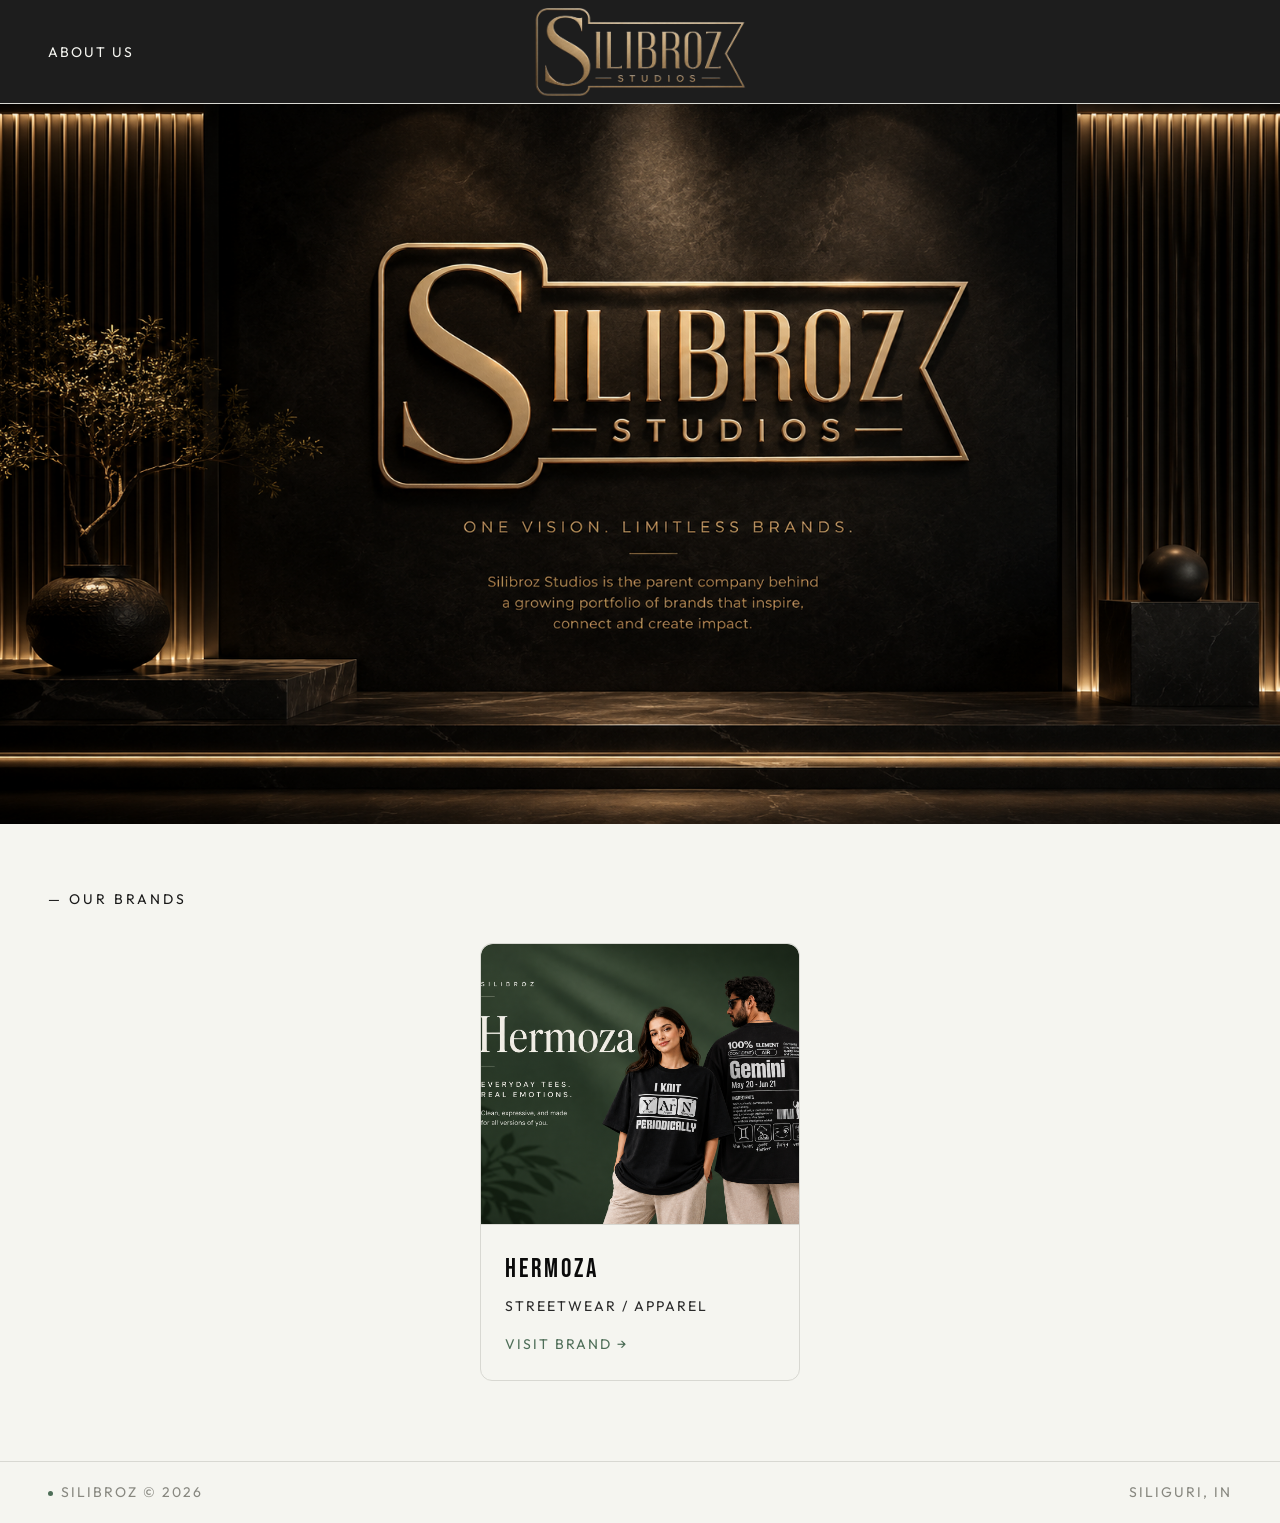
<file: index.html>
<!DOCTYPE html>
<html lang="en">
<head>
  <meta charset="UTF-8" />
  <meta name="viewport" content="width=device-width, initial-scale=1.0" />
  <title>Silibroz — A Collective of Brands</title>
  <link rel="preconnect" href="https://fonts.googleapis.com" />
  <link rel="preconnect" href="https://fonts.gstatic.com" crossorigin />
  <link href="https://fonts.googleapis.com/css2?family=Bebas+Neue&family=Outfit:wght@300;400;500&display=swap" rel="stylesheet" />
  <link rel="stylesheet" href="style.css" />
</head>
<body>

  <nav class="nav">
  <div class="logo"><img src="logo.png" alt="Silibroz" class="logo-img" /></div>
  <a href="about.html" class="nav-btn desktop-only">About Us</a>
  <button class="hamburger" onclick="document.querySelector('.mobile-menu').classList.toggle('open')">☰</button>
  <div class="mobile-menu">
    <a href="about.html">About Us</a>
  </div>
</nav>

  <section class="hero">
   <div class="hero-img-wrap">
      <img src="hero.png" alt="Silibroz" class="hero-img desktop-img" />
      <img src="hero-mobile.png" alt="Silibroz" class="hero-img mobile-img" />
    </div>
    <div class="hero-overlay"></div>
   <div class="hero-content"></div>
  </section>

 <section class="brands-section" id="brands">
    <div class="section-label">— our brands</div>
    <div class="cards-slider">

      <a href="brands/hermoza.html" class="card">
        <div class="card-img">
          <img src="brands/hermoza.png" alt="Hermoza" />
        </div>
        <div class="card-body">
          <div class="card-title">HERMOZA</div>
          <div class="card-sub">Streetwear / Apparel</div>
          <div class="card-link">Visit Brand →</div>
        </div>
      </a>

    </div>
  </section>

  <footer class="footer">
    <div class="footer-text"><span class="dot"></span>SILIBROZ © 2026</div>
    <div class="footer-text">SILIGURI, IN</div>
  </footer>
</body>
</html>
</file>
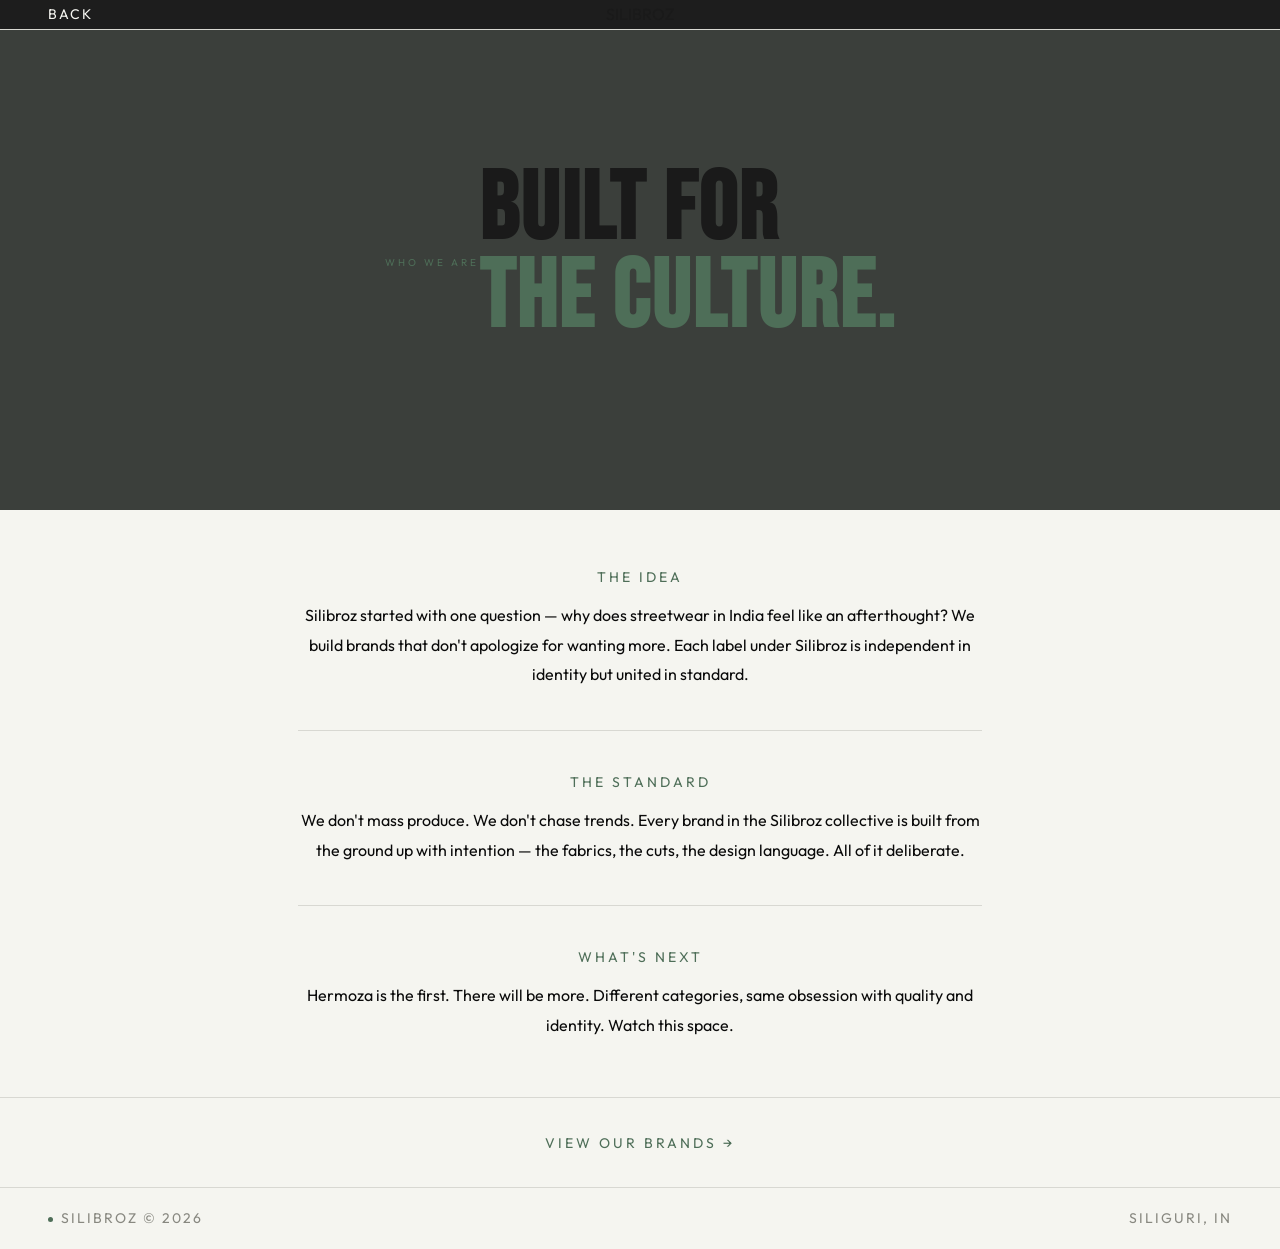
<file: about.html>
<!DOCTYPE html>
<html lang="en">
<head>
  <meta charset="UTF-8" />
  <meta name="viewport" content="width=device-width, initial-scale=1.0" />
  <title>About — Silibroz</title>
  <link rel="preconnect" href="https://fonts.googleapis.com" />
  <link rel="preconnect" href="https://fonts.gstatic.com" crossorigin />
  <link href="https://fonts.googleapis.com/css2?family=Bebas+Neue&family=Outfit:wght@300;400;500&display=swap" rel="stylesheet" />
  <link rel="stylesheet" href="style.css" />
</head>
<body>

  <nav class="nav">
    <a href="index.html" class="logo">SILIBROZ</a>
    <a href="index.html" class="nav-btn">Back</a>
  </nav>

  <section class="hero" style="height: 320px;">
    <div class="hero-overlay" style="background:#111612cc"></div>
    <div class="hero-content">
      <div class="hero-tag">Who we are</div>
      <h1 class="hero-title">BUILT FOR<br><span>THE CULTURE.</span></h1>
    </div>
  </section>

  <section class="about-body">
    <div class="about-block">
      <div class="about-label">The idea</div>
      <p class="about-text">Silibroz started with one question — why does streetwear in India feel like an afterthought? We build brands that don't apologize for wanting more. Each label under Silibroz is independent in identity but united in standard.</p>
    </div>
    <div class="about-divider"></div>
    <div class="about-block">
      <div class="about-label">The standard</div>
      <p class="about-text">We don't mass produce. We don't chase trends. Every brand in the Silibroz collective is built from the ground up with intention — the fabrics, the cuts, the design language. All of it deliberate.</p>
    </div>
    <div class="about-divider"></div>
    <div class="about-block">
      <div class="about-label">What's next</div>
      <p class="about-text">Hermoza is the first. There will be more. Different categories, same obsession with quality and identity. Watch this space.</p>
    </div>
  </section>

  <div class="about-cta-strip">
    <a href="index.html" class="cta-link">VIEW OUR BRANDS →</a>
  </div>

  <footer class="footer">
    <div class="footer-text"><span class="dot"></span>SILIBROZ © 2026</div>
    <div class="footer-text">SILIGURI, IN</div>
  </footer>

</body>
</html>
</file>
<file: style.css>
*, *::before, *::after { box-sizing: border-box; margin: 0; padding: 0; }

:root {
  --green: #4e6e58;
  --green-dim: #3a5a45;
  --bg: #f5f5f0;
  --bg-2: #eeeee9;
  --bg-3: #e5e5e0;
  --border: #d8d8d2;
  --text: #1a1a1a;
  --text-muted: #555550;
  --text-dim: #888880;
}

html { scroll-behavior: smooth; }

body {
  background: var(--bg);
  color: var(--text);
  font-family: 'Outfit', sans-serif;
  font-weight: 400;
  line-height: 1.6;
  min-height: 100vh;
  display: flex;
  flex-direction: column;
}

a { text-decoration: none; color: inherit; }

.nav {
  display: flex;
  align-items: center;
  justify-content: center;
  position: sticky;
  padding: 0.1rem 3rem;
  border-bottom: 0.5px solid var(--border);
  top: 0;
  background: #1d1d1d;
  z-index: 100;
}

.logo {
  display: flex;
  align-items: center;
}

.logo-img {
  height: 100px;
}

.nav-btn {
  position: absolute;
  left: 3rem;
  top: 50%;
  transform: translateY(-50%);
  font-size: 14px;
  letter-spacing: 2px;
  text-transform: uppercase;
  color: #f5f5f0;
  border: none;
  padding: 10px 0;
  background: transparent;
  cursor: pointer;
  display: inline-block;
  text-decoration: none;
}

.nav-btn::after {
  content: '';
  position: absolute;
  left: 0;
  bottom: 2px;
  width: 0;
  height: 2px;
  background: #f5f5f0;
  transition: width 0.3s ease;
}

.nav-btn:hover::after {
  width: 100%;
}

.hero {
  position: relative;
  height: 80vh;
  min-height: 480px;
  background: var(--bg-3);
  display: flex;
  align-items: flex-end;
  overflow: hidden;
}

.hero-img-wrap { position: absolute; inset: 0; }

.hero-img { width: 100%; height: 100%; object-fit: cover; opacity: 1; }

.desktop-img { display: block; }
.mobile-img { display: none; }

.hero-overlay { position: absolute; inset: 0; background: transparent; }

.hero-content {
  position: relative;
  z-index: 2;
  width: 100%;
  height: 100%;
  display: flex;
  align-items: center;
  justify-content: center;
}

.hero-tag {
  font-size: 10px;
  letter-spacing: 3px;
  color: var(--green);
  text-transform: uppercase;
  margin-bottom: 0.8rem;
}

.hero-title {
  font-family: 'Bebas Neue', sans-serif;
  font-size: clamp(56px, 10vw, 96px);
  line-height: 0.92;
  color: var(--text);
  margin-bottom: 1.8rem;
  letter-spacing: 2px;
}

.hero-title span { color: var(--green); }

.hero-cta {
  display: inline-block;
  font-size: 14px;
  letter-spacing: 3px;
  text-transform: uppercase;
  background: #4e6e58;
  color: #f5f5f0;
  padding: 14px 32px;
  font-weight: 500;
  transition: opacity 0.2s;
}

.hero-cta:hover { opacity: 0.85; }

.brands-section { padding: 4rem 3rem; flex: 1; }

.section-label {
  font-size: 14px;
  letter-spacing: 3px;
  color: var(--text);
  text-transform: uppercase;
  margin-bottom: 2rem;
}

.cards-slider {
  display: flex;
  flex-direction: row;
  gap: 1.5rem;
  overflow-x: auto;
  scroll-snap-type: x mandatory;
  -webkit-overflow-scrolling: touch;
  padding-bottom: 1rem;
  justify-content: center;
}

.cards-slider::-webkit-scrollbar { height: 4px; }
.cards-slider::-webkit-scrollbar-track { background: var(--bg-3); }
.cards-slider::-webkit-scrollbar-thumb { background: var(--green); border-radius: 2px; }

.cards-slider .card {
  min-width: 320px;
  max-width: 320px;
  flex-shrink: 0;
  scroll-snap-align: start;
}

.card {
  background: var(--bg);
  overflow: hidden;
  display: block;
  transition: background 0.2s;
  border-radius: 12px;
  border: 0.5px solid var(--border);
}

.card:not(.no-link):hover { background: var(--bg-2); }

.card-img {
  height: 280px;
  background: var(--bg-3);
  overflow: hidden;
  display: flex;
  align-items: center;
  justify-content: center;
  border-radius: 12px 12px 0 0;
}

.card-img img { width: 100%; height: 100%; object-fit: cover; display: block; }

.card-img.placeholder span {
  font-size: 11px;
  letter-spacing: 2px;
  color: var(--text-dim);
  text-transform: uppercase;
}

.card-body {
  padding: 1.5rem;
  border-top: 0.5px solid var(--border);
}

.card-title {
  font-family: 'Bebas Neue', sans-serif;
  font-size: 26px;
  letter-spacing: 3px;
  color: #0a0a0a;
  margin-bottom: 0.3rem;
}

.card-sub {
  font-size: 14px;
  letter-spacing: 2px;
  color: #2a2a2a;
  text-transform: uppercase;
  margin-bottom: 1rem;
}

.card-link { font-size: 14px; letter-spacing: 2px; color: #4e6e58; text-transform: uppercase; }

.card.no-link { opacity: 0.45; cursor: default; }

.about-body {
  padding: 3.5rem 3rem;
  max-width: 780px;
  width: 100%;
  margin: 0 auto;
  flex: 1;
  text-align: center;
}

.about-label {
  font-size: 14px;
  letter-spacing: 3px;
  color: #4e6e58;
  text-transform: uppercase;
  margin-bottom: 0.8rem;
}

.about-text { font-size: 16px; color: #0a0a0a; line-height: 1.85; }

.about-divider { border: none; border-top: 0.5px solid var(--border); margin: 2.5rem 0; }

.about-cta-strip { padding: 2rem 3rem; border-top: 0.5px solid var(--border); text-align: center; }

.cta-link {
  font-size: 14px;
  letter-spacing: 3px;
  color: var(--green);
  text-transform: uppercase;
  transition: opacity 0.2s;
}

.cta-link:hover { opacity: 0.6; }

.back-strip { padding: 1.2rem 3rem; border-top: 0.5px solid var(--border); text-align: center; }

.back-link { font-size: 13px; letter-spacing: 2px; color: var(--text-dim); text-transform: uppercase; transition: color 0.2s; }

.back-link:hover { color: var(--green); }

.footer {
  padding: 1.2rem 3rem;
  display: flex;
  justify-content: space-between;
  align-items: center;
  border-top: 0.5px solid var(--border);
  margin-top: auto;
}

.footer-text { font-size: 14px; letter-spacing: 2px; color: var(--text-dim); text-transform: uppercase; }

.dot { display: inline-block; width: 5px; height: 5px; border-radius: 50%; background: var(--green); margin-right: 8px; vertical-align: middle; }

.whatsapp-btn {
  position: fixed;
  bottom: 2rem;
  right: 2rem;
  width: 54px;
  height: 54px;
  z-index: 999;
  transition: transform 0.2s;
}

.whatsapp-btn:hover { transform: scale(1.1); }

.whatsapp-btn img {
  width: 100%;
  height: 100%;
}

.hamburger {
  display: none;
  position: absolute;
  left: 1.5rem;
  top: 50%;
  transform: translateY(-50%);
  background: none;
  border: none;
  appearance: none;
  color: #f5f5f0;
  font-size: 28px;
  line-height: 1;
  padding: 4px 8px;
  cursor: pointer;
  font-family: inherit;
}

.hamburger:focus-visible { outline: 2px solid #f5f5f0; outline-offset: 2px; }

.mobile-menu {
  display: none;
  position: absolute;
  top: 100%;
  left: 0;
  background: #1d1d1d;
  flex-direction: column;
  min-width: 160px;
  z-index: 200;
}

.mobile-menu.open { display: flex; }

.mobile-menu a {
  padding: 14px 20px;
  color: #f5f5f0;
  font-size: 14px;
  letter-spacing: 2px;
  text-transform: uppercase;
  border-bottom: 0.5px solid #444;
}

@media (max-width: 749px) {
  .nav { padding: 0.2rem 1.5rem; }
  .hero { height: 50vh; min-height: 300px; }
  .hero-content { padding-bottom: 2rem; align-items: flex-end; }
  .brands-section { padding: 2.5rem 1.5rem; }
  .cards-slider .card { min-width: 260px; max-width: 260px; }
  .card-img { height: 220px; }
  .about-body { padding: 2.5rem 1.5rem; }
  .about-cta-strip, .back-strip { padding: 1.5rem; }
  .footer { padding: 1.2rem 1.5rem; }
  .desktop-img { display: none; }
  .mobile-img { display: block; }
  .desktop-only { display: none; }
  .hamburger { display: block; }
}
</file>
